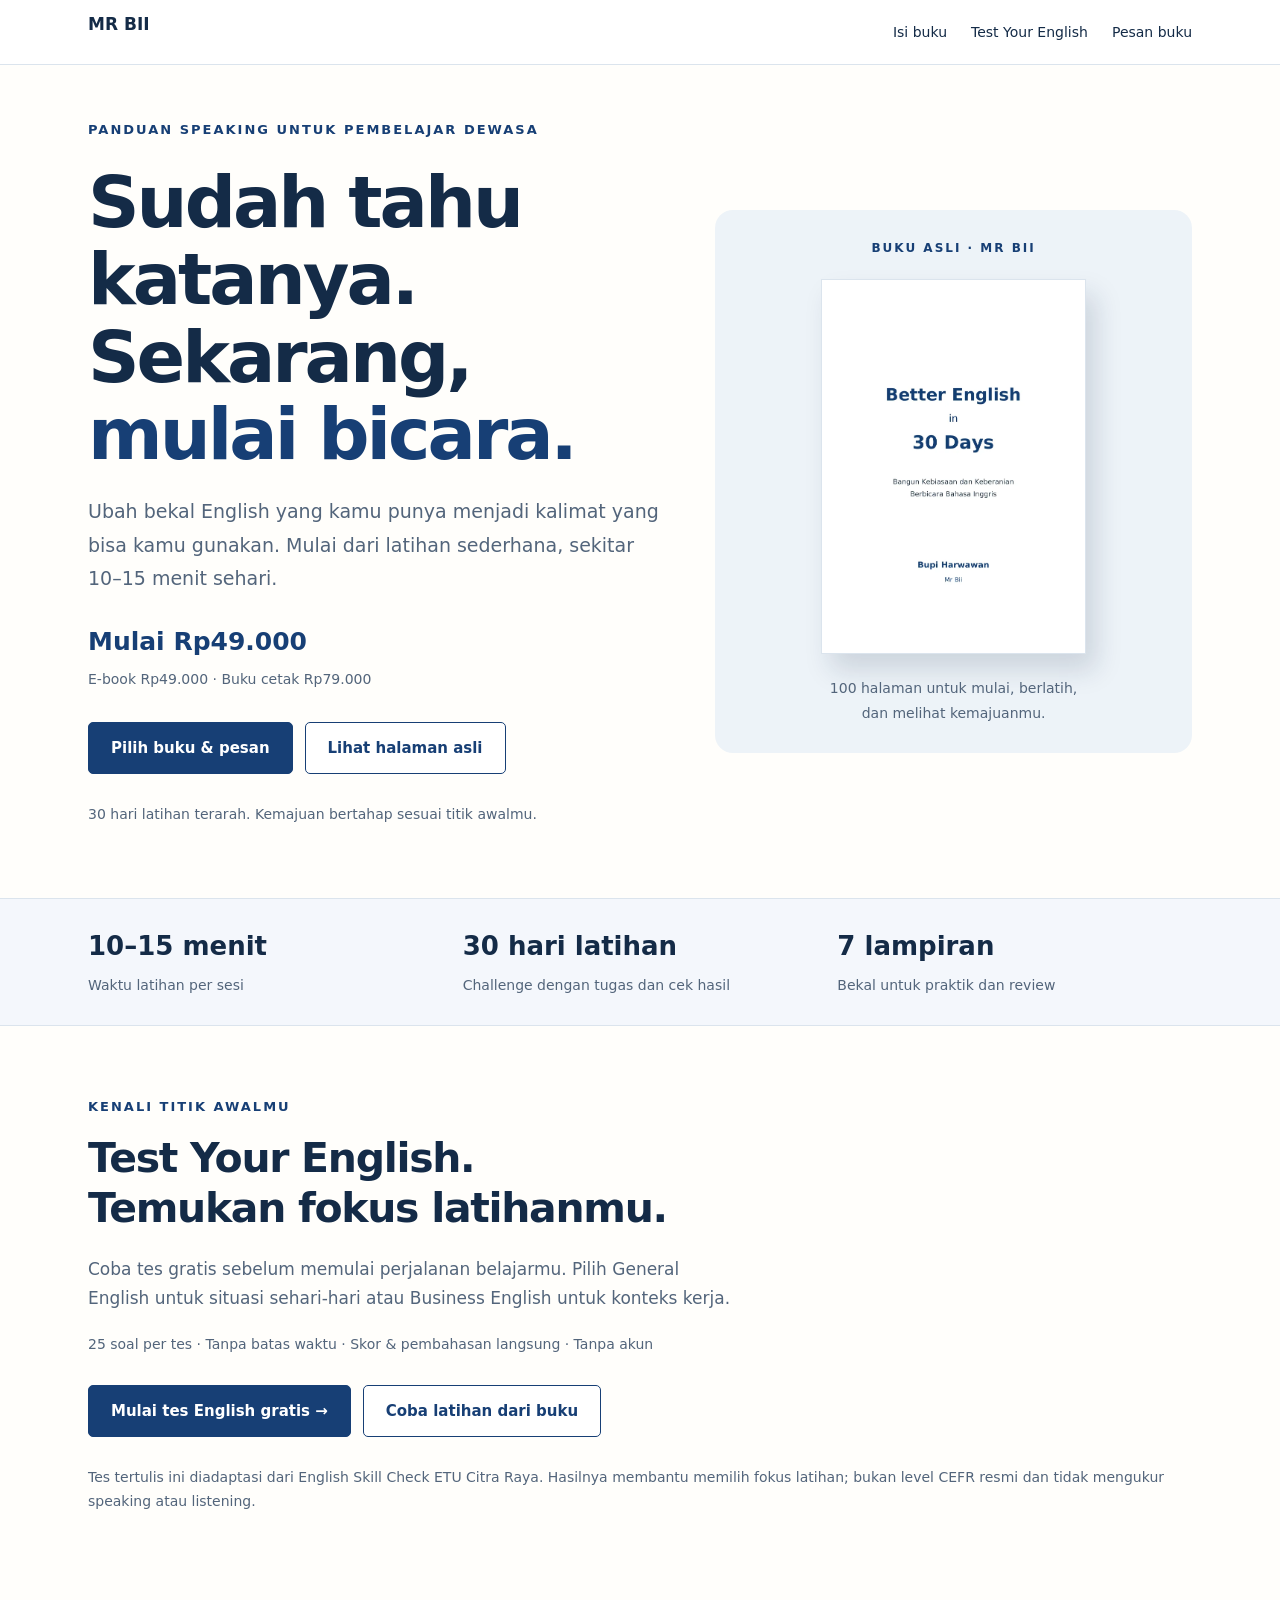
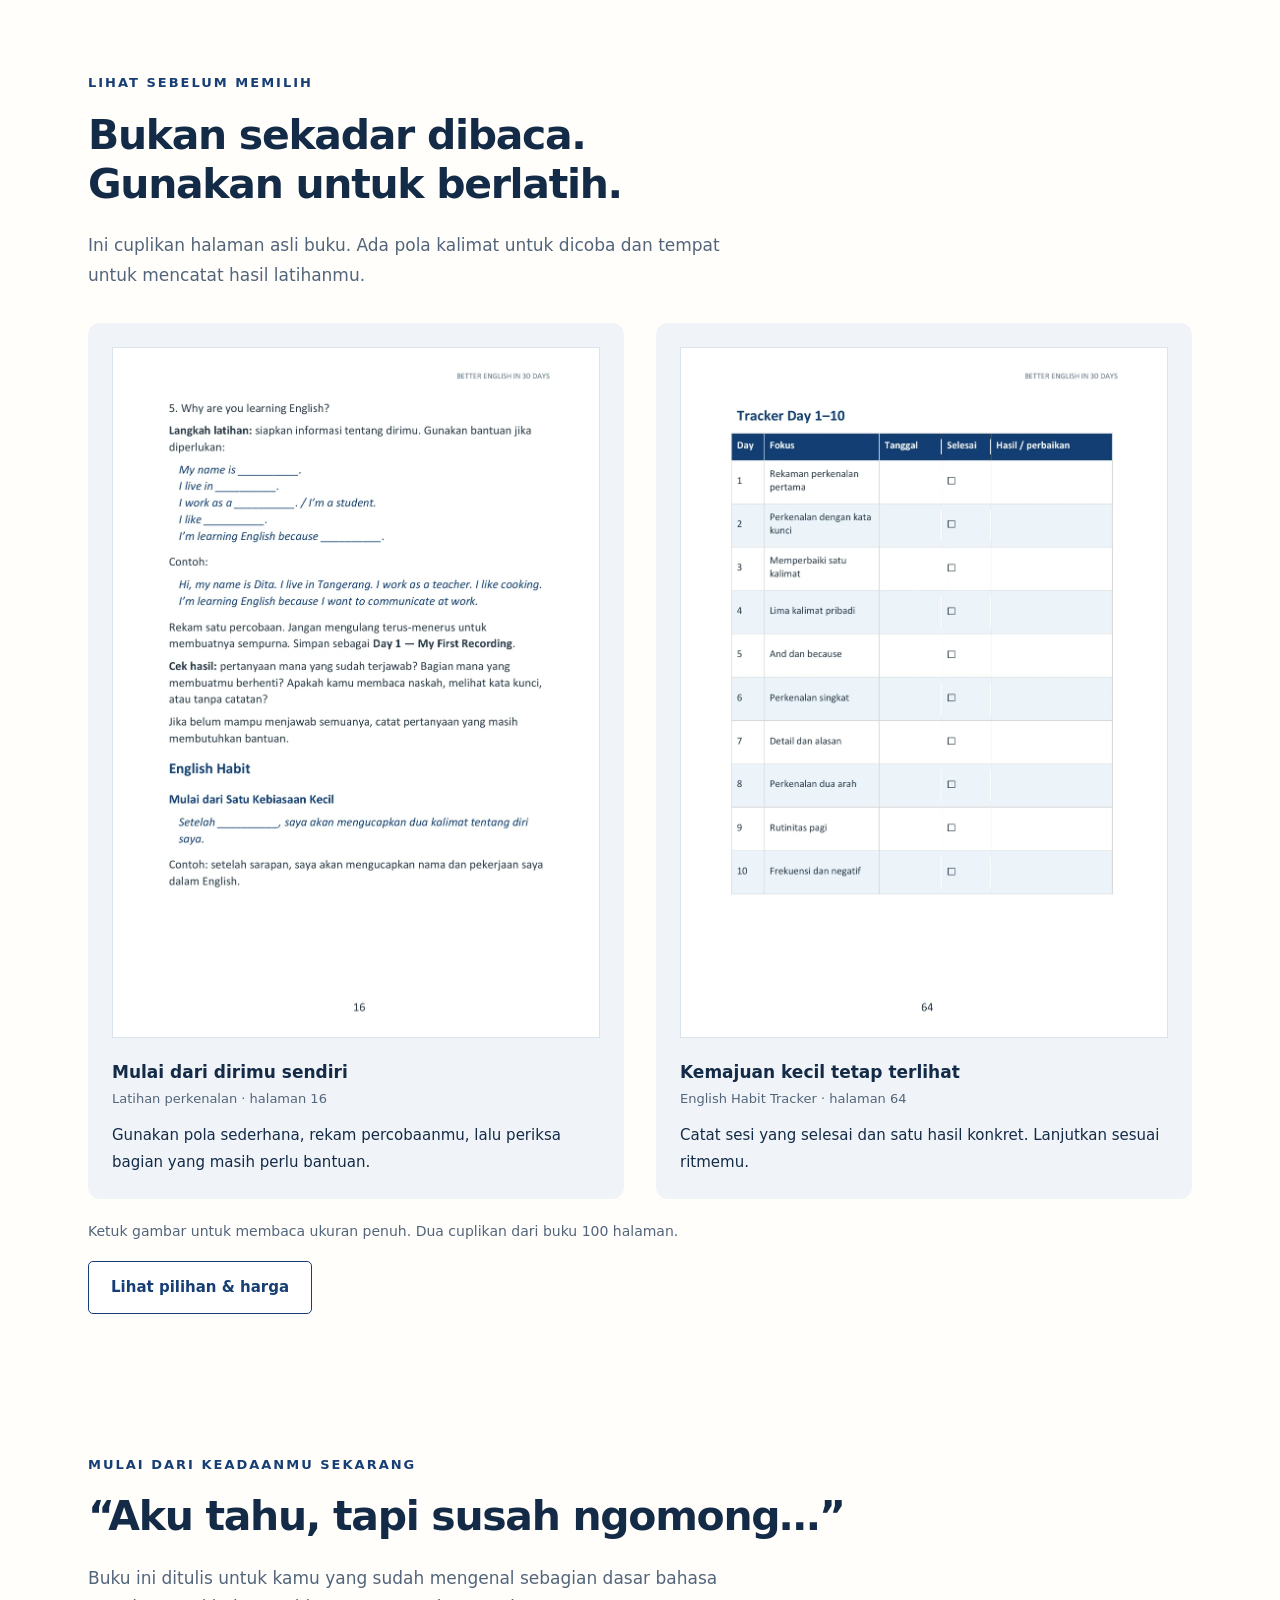
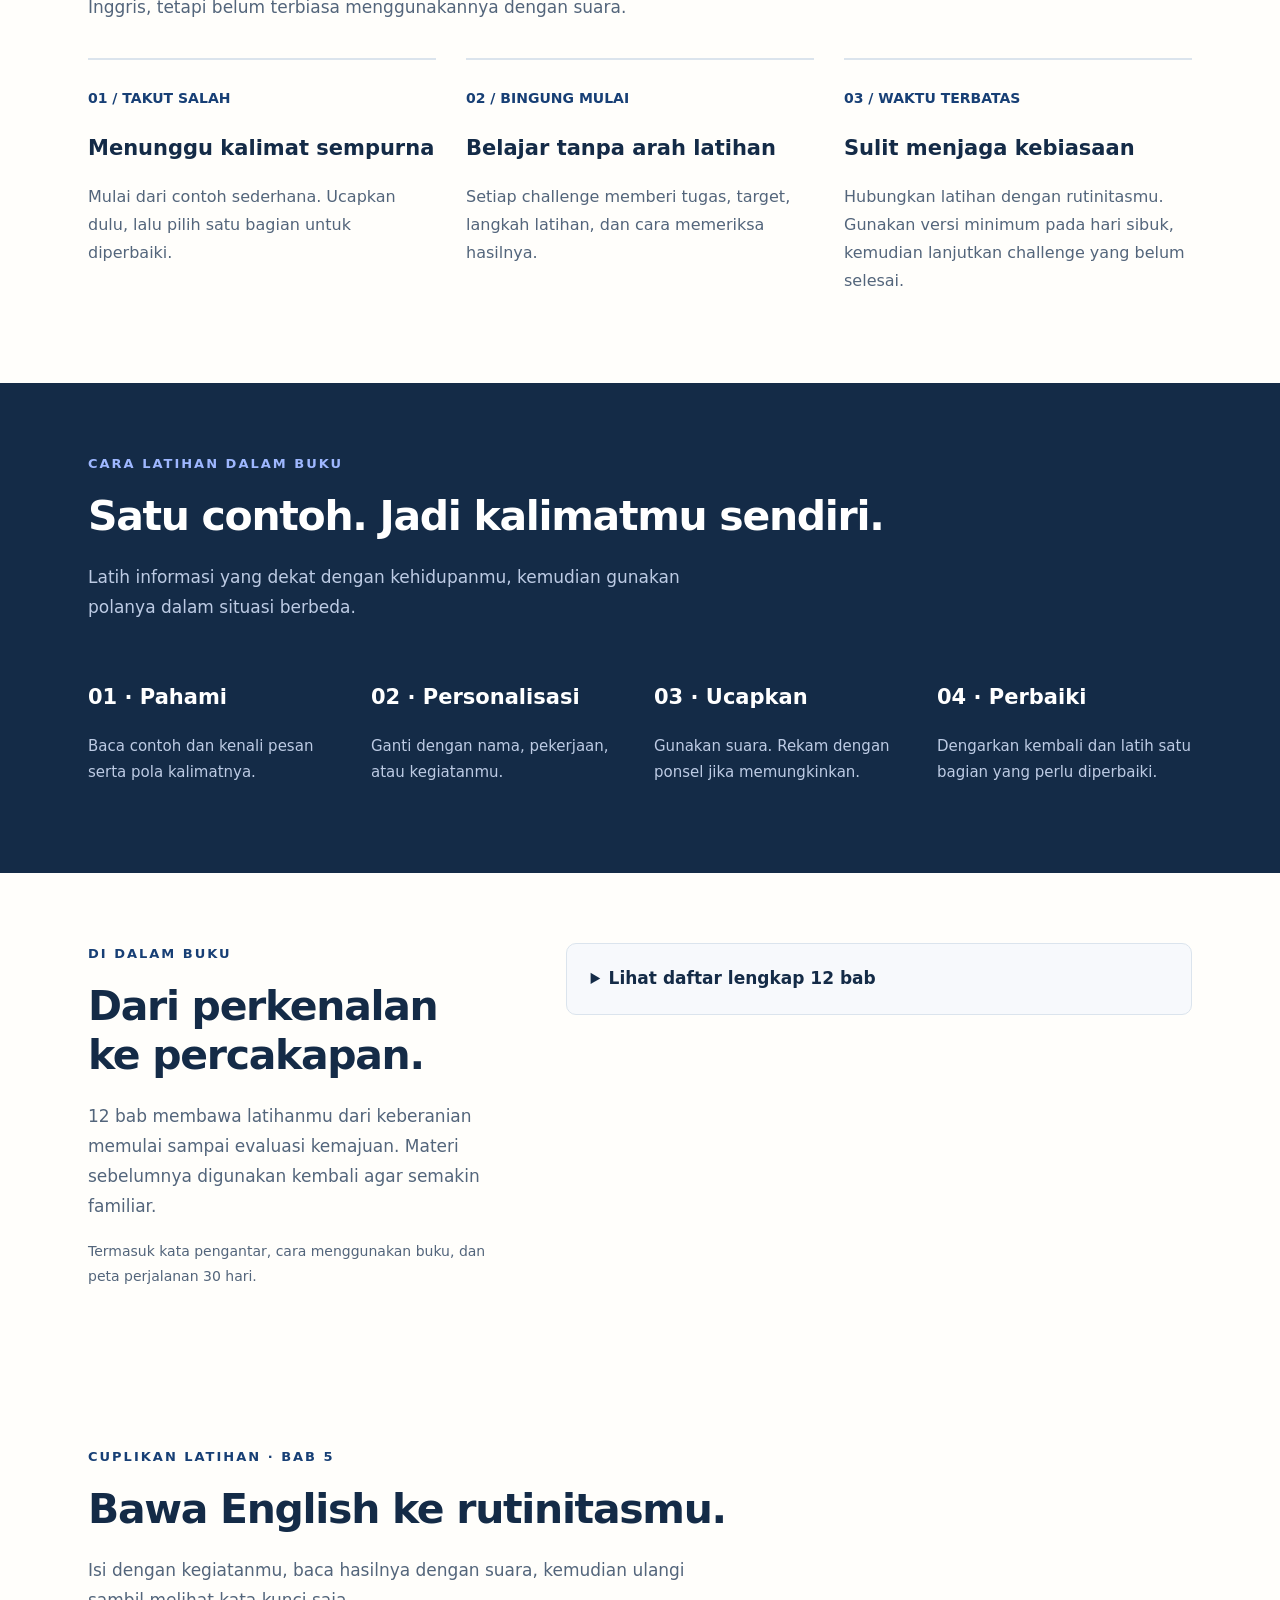
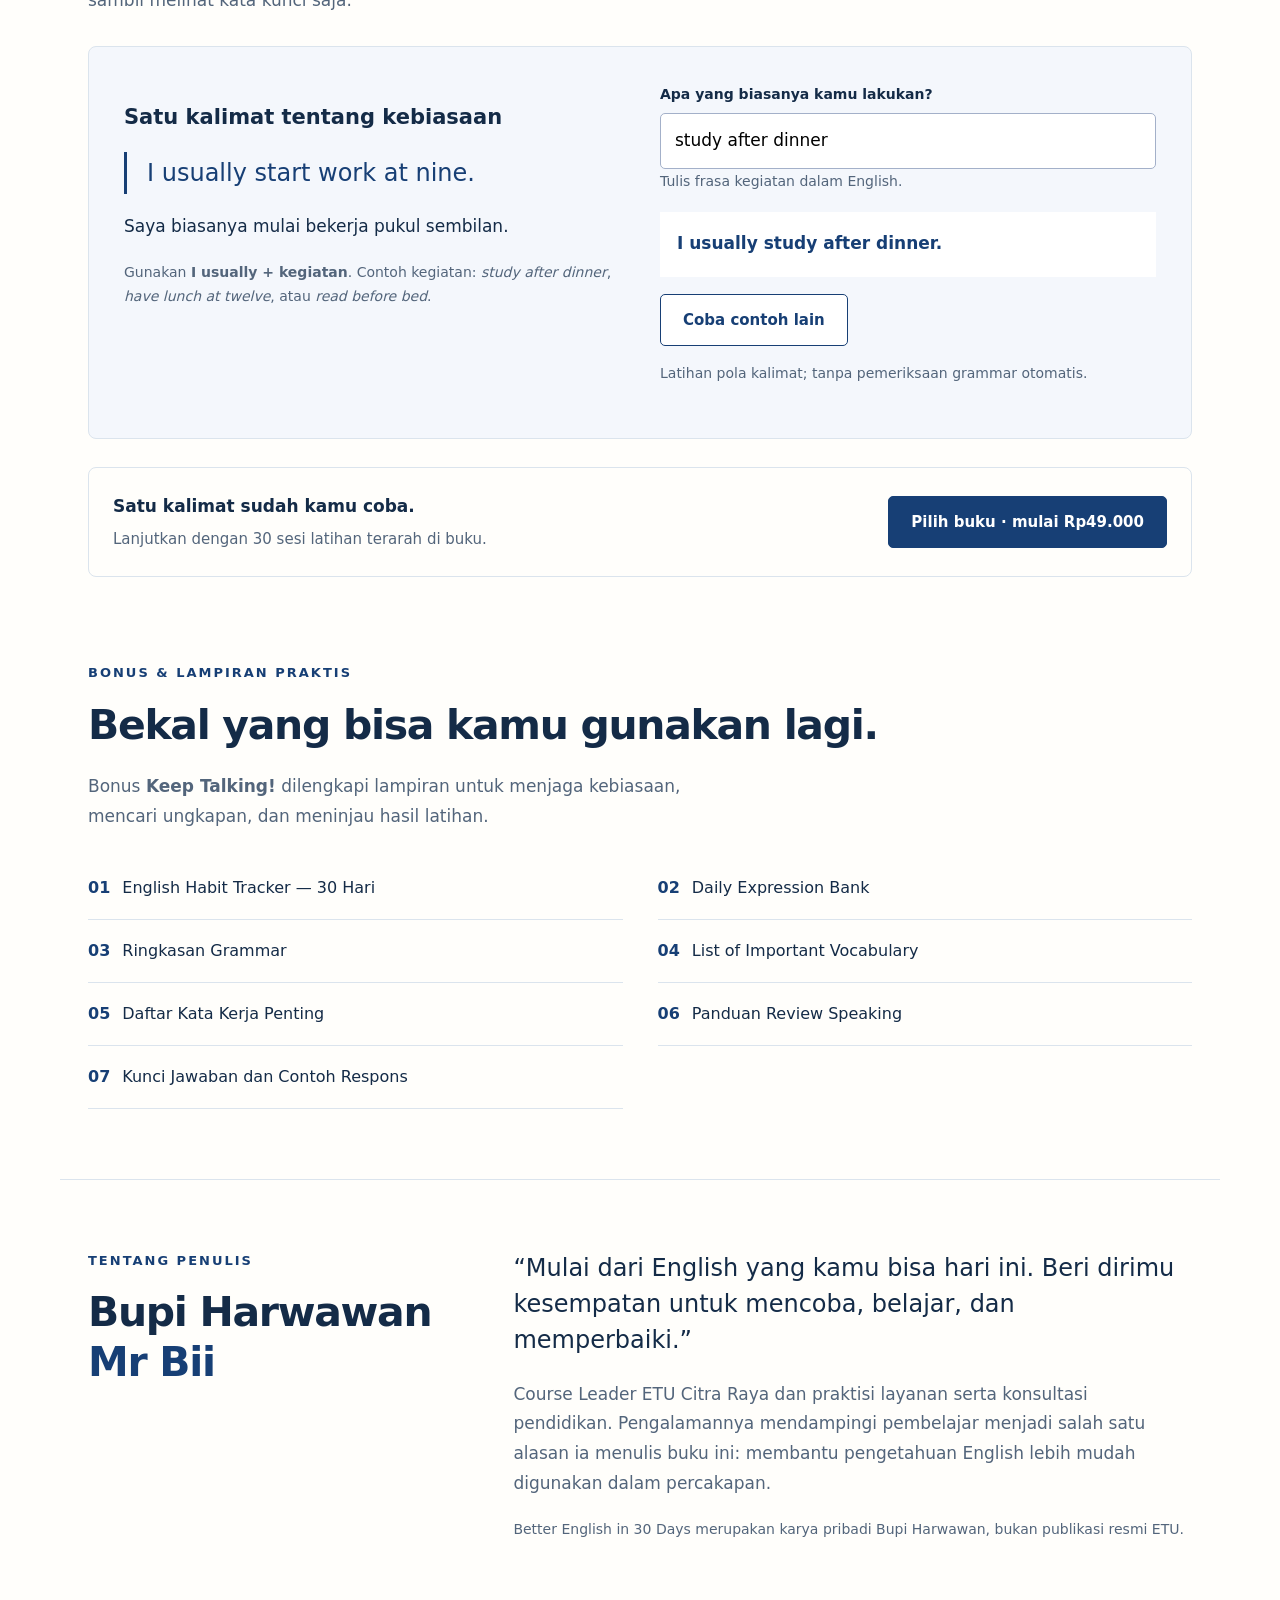
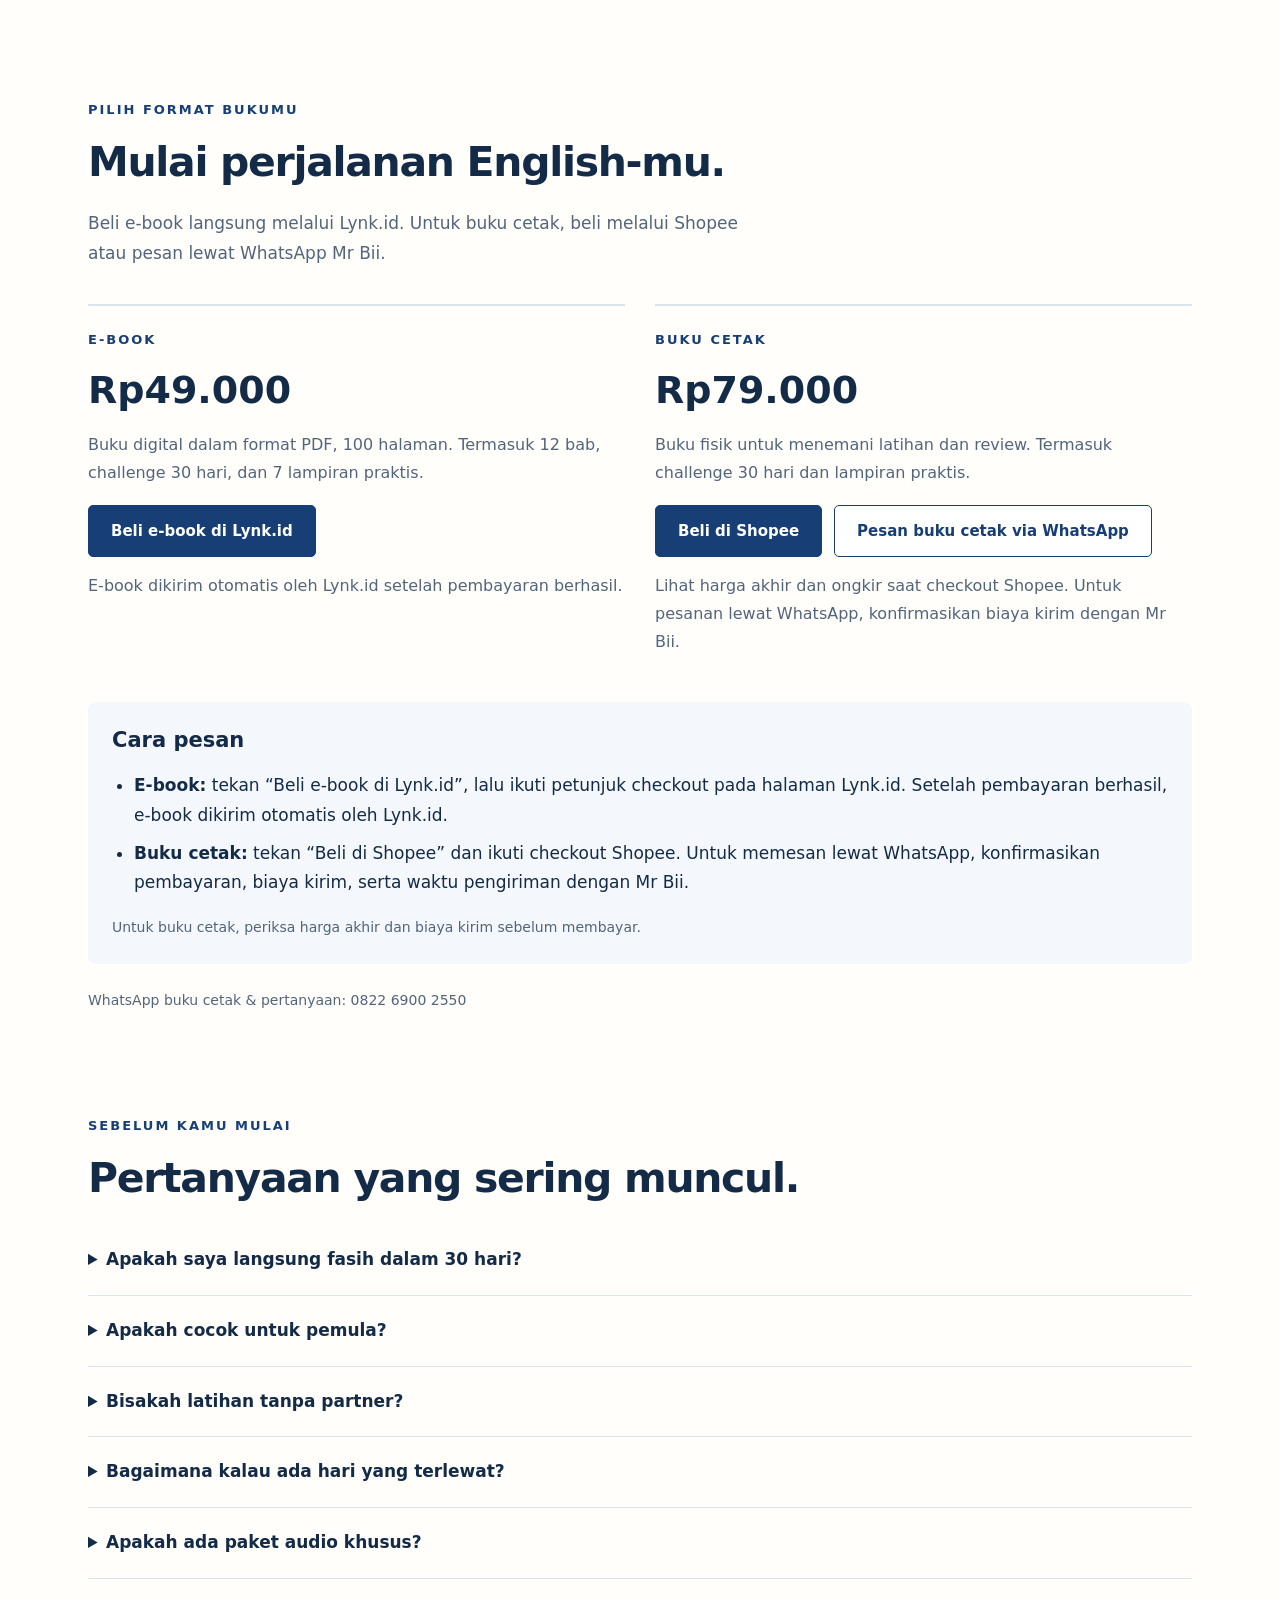
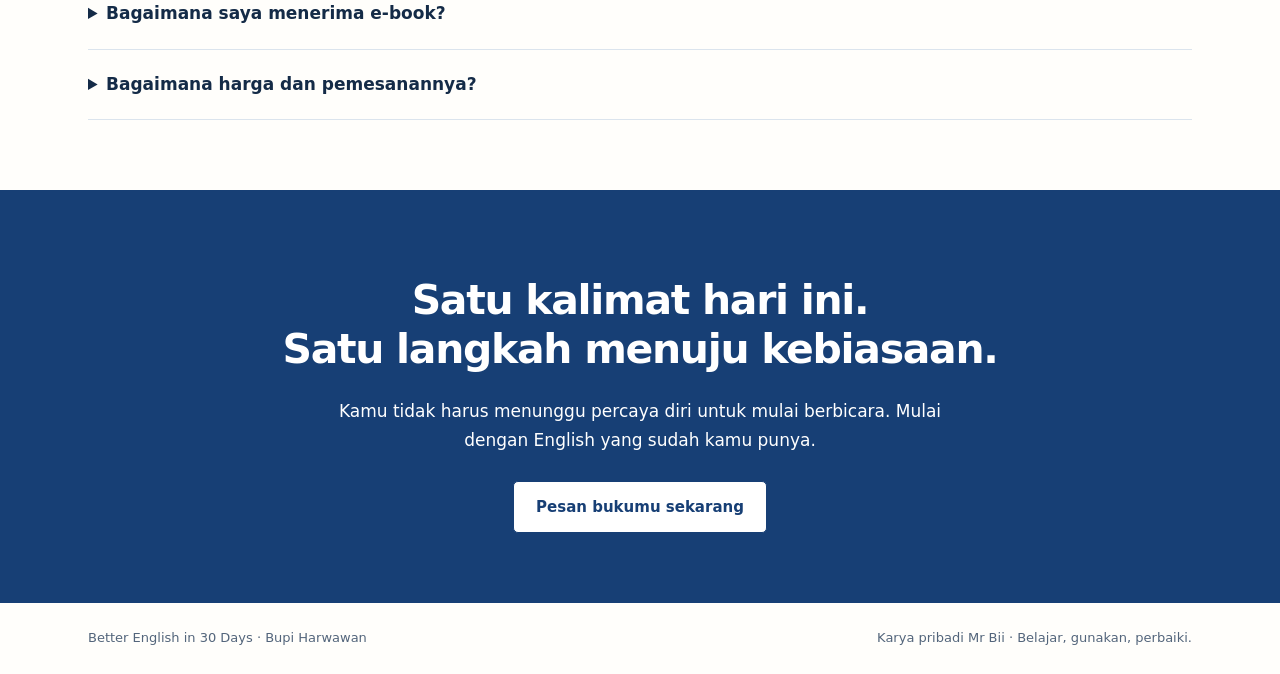
<file: index.html>
<!doctype html><html lang="id"><head><meta charset="utf-8"><meta name="viewport" content="width=device-width,initial-scale=1"><meta name="description" content="Better English in 30 Days oleh Mr Bii. Latihan speaking dewasa 10–15 menit sehari."><title>Better English in 30 Days — Mr Bii</title><style>
:root{--blue:#2853de;--ink:#14213a;--muted:#57657e;--line:#dce3ef}*{box-sizing:border-box}html{scroll-behavior:smooth;scroll-padding-top:90px}body{margin:0;font:17px/1.75 system-ui,sans-serif;color:var(--ink)}nav{position:sticky;top:0;background:#fffffff5;border-bottom:1px solid var(--line);z-index:2}.wrap,section{max-width:1160px;margin:auto;padding:70px 28px}.nav{padding:18px 28px;display:flex;justify-content:space-between;gap:20px}.brand{font-weight:800}.nav div{display:flex;gap:24px;font-size:14px}a{color:inherit;text-decoration:none}.hero{display:grid;grid-template-columns:1.2fr 1fr;gap:65px;align-items:center}.eyebrow{font-size:13px;text-transform:uppercase;letter-spacing:2px;font-weight:750;color:var(--blue)}h1{font-size:clamp(43px,5.6vw,75px);line-height:1.08;letter-spacing:-3px;margin:22px 0}h1 em{font-style:normal;color:var(--blue)}h2{font-size:clamp(30px,3.2vw,44px);line-height:1.2;letter-spacing:-1.3px;margin:16px 0 22px}h3{font-size:21px;line-height:1.35}p{margin:0 0 18px}.lead{font-size:19px;color:var(--muted)}.intro{max-width:650px;color:var(--muted)}.button{display:inline-block;padding:12px 22px;border-radius:5px;background:var(--blue);color:white;font-size:15px;font-weight:650;border:1px solid var(--blue);cursor:pointer}.secondary{background:white;color:var(--blue)}.actions{display:flex;gap:12px;flex-wrap:wrap;margin:28px 0}.note{font-size:14px;color:var(--muted)}.identity{padding:42px;background:var(--ink);color:white;border-radius:3px}.identity .eyebrow{color:#9eb7ff}.identity h2{font-size:50px;line-height:1.12;margin:38px 0}.identity span{color:#9eb7ff}.identity p{color:#bdcbe4}.identity footer{border-top:1px solid #ffffff35;padding-top:20px;margin-top:30px;font-size:14px}.strip{background:#f4f7fc;border-block:1px solid var(--line)}.stats{display:grid;grid-template-columns:repeat(3,1fr);gap:20px;padding-top:25px;padding-bottom:25px}.stats strong{display:block;font-size:26px}.stats span{font-size:14px;color:var(--muted)}.grid{display:grid;grid-template-columns:repeat(3,1fr);gap:30px;margin-top:35px}.card{border-top:2px solid var(--line);padding-top:23px}.card p{color:var(--muted);font-size:16px}.number{font-size:14px;color:var(--blue);font-weight:750}.dark{background:var(--ink);color:white}.dark .eyebrow{color:#9eb7ff}.dark p{color:#bdcbe4}.steps{display:grid;grid-template-columns:repeat(4,1fr);gap:28px;margin-top:40px}.steps p{font-size:15px}.journey{display:grid;grid-template-columns:.8fr 1.2fr;gap:60px}.chapter{display:grid;grid-template-columns:36px 1fr;gap:17px;padding:18px 0;border-bottom:1px solid var(--line);font-size:16px}.chapter span{color:var(--blue);font-size:14px}.sample{margin-top:30px;padding:35px;background:#f4f7fc;border:1px solid var(--line);border-radius:8px;display:grid;grid-template-columns:1fr 1fr;gap:40px}.expression{border-left:3px solid var(--blue);padding-left:20px;font-size:24px;color:var(--blue)}label{font-size:14px;font-weight:700;display:block;margin-bottom:7px}input{font:inherit;width:100%;padding:12px 14px;border:1px solid #a3b0c9;border-radius:5px}.output{margin:17px 0;padding:17px;background:white;min-height:65px;color:var(--blue);overflow-wrap:anywhere}button{font:inherit}.bonus{display:grid;grid-template-columns:1fr 1fr;gap:0 35px;margin-top:25px}.bonus div{border-bottom:1px solid var(--line);padding:17px 0;font-size:16px}.bonus b{color:var(--blue);margin-right:12px}.author{display:grid;grid-template-columns:.7fr 1.3fr;gap:60px;border-top:1px solid var(--line)}blockquote{margin:0 0 22px;font-size:24px;line-height:1.5}.author p{color:var(--muted)}details{padding:20px 0;border-bottom:1px solid var(--line)}summary{cursor:pointer;font-weight:650}details p{color:var(--muted);margin-top:15px}.closing{background:var(--blue);color:white;text-align:center}.closing p{max-width:650px;margin:0 auto 25px}.closing .button{color:var(--blue);background:white}.bottom{padding-top:24px;padding-bottom:24px;font-size:13px;color:var(--muted);display:flex;justify-content:space-between;gap:20px}:focus-visible{outline:3px solid #e99b1a;outline-offset:5px}@media(max-width:760px){section,.wrap{padding:50px 20px}.nav{padding:15px 20px}.nav div{gap:16px}.nav a:first-child{display:none}.hero,.journey,.sample,.author{grid-template-columns:1fr;gap:30px}h1{letter-spacing:-2px}.identity{padding:30px}.identity h2{font-size:43px}.grid{grid-template-columns:1fr;gap:15px}.steps{grid-template-columns:1fr 1fr}.stats{padding:23px 20px;gap:13px}.stats strong{font-size:20px}.stats span{font-size:13px}.sample{padding:23px}.bonus{grid-template-columns:1fr}.bottom{padding:24px 20px;flex-direction:column;gap:5px}}@media(prefers-reduced-motion:reduce){html{scroll-behavior:auto}}

/* Product previews and responsive purchase flow */
:root{--blue:#173f75;--ink:#142b47;--muted:#53657b;--line:#dbe4ed}body{background:#fffefb}.hero{gap:55px;padding-top:54px;padding-bottom:54px}.offer{margin-top:25px}.offer strong{display:block;color:var(--blue);font-size:25px}.offer span{font-size:14px;color:var(--muted)}.book-showcase{text-align:center;background:#edf3f8;padding:28px 35px;border-radius:18px}.book-label{font-size:12px;font-weight:750;letter-spacing:2px;color:var(--blue);margin-bottom:20px}.book-showcase img{display:block;width:min(100%,265px);height:auto;margin:auto;box-shadow:10px 16px 25px #142b4726;border:1px solid #dbe4ed}.book-showcase p{font-size:14px;color:var(--muted);margin:22px 0 0}.preview-grid{display:grid;grid-template-columns:1fr 1fr;gap:32px;margin:32px 0 20px}.preview-grid figure{margin:0;padding:24px;background:#f0f4f8;border-radius:12px;min-width:0}.preview-grid img{display:block;width:100%;height:auto;border:1px solid var(--line)}.preview-grid a{display:block}.preview-grid figcaption{padding-top:20px}.preview-grid strong,.preview-grid span{display:block}.preview-grid span{font-size:13px;color:var(--muted)}.preview-grid p{font-size:15px;margin:12px 0 0}.chapter-list{align-self:start;border:1px solid var(--line);padding:20px 24px;border-radius:10px;background:#f7f9fc}.sample-cta{display:flex;align-items:center;justify-content:space-between;gap:24px;margin-top:28px;padding:24px;border:1px solid var(--line);border-radius:8px}.sample-cta p{font-size:15px;color:var(--muted);margin:4px 0 0}.sample-cta .button{flex-shrink:0}.order-guide{margin-top:28px;padding:24px;background:#f4f7fc;border-radius:8px}.order-guide h3{margin:0 0 12px}.order-guide ol,.order-guide ul{padding-left:22px}.order-guide li{margin-bottom:8px}.order-guide p{margin-bottom:0}.mobile-buy{display:none}.button{min-height:48px;text-align:center}.nav a{display:inline-flex;align-items:center;min-height:44px}.nav{padding-top:10px;padding-bottom:10px}img{max-width:100%}
@media(max-width:900px){.hero,.journey,.sample,.author{grid-template-columns:1fr;gap:30px}.hero h1{font-size:clamp(38px,7vw,64px);letter-spacing:-1.8px}.book-showcase{max-width:460px;width:100%;justify-self:center}.steps{grid-template-columns:1fr 1fr}.sample-cta{align-items:start;flex-direction:column}}
@media(max-width:600px){.nav{gap:10px}.nav div{gap:10px;font-size:12px}.brand{font-size:14px}section,.wrap{padding:42px 20px}.nav{padding:8px 20px}.hero{padding-top:32px}.hero h1{font-size:clamp(34px,9vw,48px)}.lead{font-size:17px}.preview-grid{grid-template-columns:1fr;gap:20px}.preview-grid figure{padding:18px}.actions{display:grid;grid-template-columns:1fr}.stats{grid-template-columns:1fr;padding:22px 20px;gap:14px}.stats>div{display:flex;align-items:baseline;justify-content:space-between;gap:16px}.stats strong{font-size:18px;flex-shrink:0}.stats span{text-align:right}.steps{grid-template-columns:1fr;gap:8px}.book-showcase{padding:24px}.sample{padding:20px;gap:20px}.chapter-list{padding:18px}.sample-cta .button{width:100%}.bottom{padding-bottom:110px}.mobile-buy{display:flex;position:fixed;bottom:0;left:0;right:0;z-index:3;align-items:center;justify-content:space-between;gap:12px;padding:12px 20px calc(12px + env(safe-area-inset-bottom));background:#fffffff5;border-top:1px solid var(--line);box-shadow:0 -4px 18px #142b470a}.mobile-buy strong,.mobile-buy span{display:block}.mobile-buy strong{font-size:16px}.mobile-buy span{font-size:12px;color:var(--muted)}.mobile-buy .button{padding:10px 18px}html{scroll-padding-bottom:100px}}
.purchase-actions{display:flex;flex-wrap:wrap;gap:12px}.purchase-actions .button{max-width:100%}
</style></head><body><nav><div class="wrap nav"><span class="brand">MR BII</span><div><a href="#isi">Isi buku</a><a href="english-test/">Test Your English</a><a href="#pesan">Pesan buku</a></div></div></nav><main>
<section class="hero"><div><div class="eyebrow">Panduan speaking untuk pembelajar dewasa</div><h1>Sudah tahu katanya.<br>Sekarang, <em>mulai bicara.</em></h1><p class="lead">Ubah bekal English yang kamu punya menjadi kalimat yang bisa kamu gunakan. Mulai dari latihan sederhana, sekitar 10–15 menit sehari.</p><p class="offer"><strong>Mulai Rp49.000</strong><span>E-book Rp49.000 · Buku cetak Rp79.000</span></p><div class="actions"><a class="button" href="#pesan">Pilih buku & pesan</a><a class="button secondary" href="#preview">Lihat halaman asli</a></div><p class="note">30 hari latihan terarah. Kemajuan bertahap sesuai titik awalmu.</p></div><aside class="book-showcase"><div class="book-label">BUKU ASLI · MR BII</div><img src="cover.webp" width="705" height="1000" fetchpriority="high" alt="Sampul Better English in 30 Days oleh Bupi Harwawan, Mr Bii"><p>100 halaman untuk mulai, berlatih,<br>dan melihat kemajuanmu.</p></aside></section>
<div class="strip"><div class="wrap stats"><div><strong>10–15 menit</strong><span>Waktu latihan per sesi</span></div><div><strong>30 hari latihan</strong><span>Challenge dengan tugas dan cek hasil</span></div><div><strong>7 lampiran</strong><span>Bekal untuk praktik dan review</span></div></div></div>
<section id="english-check"><div class="eyebrow">Kenali titik awalmu</div><h2>Test Your English.<br>Temukan fokus latihanmu.</h2><p class="intro">Coba tes gratis sebelum memulai perjalanan belajarmu. Pilih General English untuk situasi sehari-hari atau Business English untuk konteks kerja.</p><p class="note">25 soal per tes · Tanpa batas waktu · Skor & pembahasan langsung · Tanpa akun</p><div class="actions"><a class="button" href="english-test/">Mulai tes English gratis →</a><a class="button secondary" href="#sample">Coba latihan dari buku</a></div><p class="note">Tes tertulis ini diadaptasi dari English Skill Check ETU Citra Raya. Hasilnya membantu memilih fokus latihan; bukan level CEFR resmi dan tidak mengukur speaking atau listening.</p></section><section id="preview"><div class="eyebrow">Lihat sebelum memilih</div><h2>Bukan sekadar dibaca.<br>Gunakan untuk berlatih.</h2><p class="intro">Ini cuplikan halaman asli buku. Ada pola kalimat untuk dicoba dan tempat untuk mencatat hasil latihanmu.</p><div class="preview-grid"><figure><a href="latihan-perkenalan.webp" target="_blank" rel="noopener" aria-label="Buka cuplikan latihan perkenalan dalam ukuran penuh"><img src="latihan-perkenalan.webp" width="987" height="1400" loading="lazy" decoding="async" alt="Halaman 16: pola perkenalan diri, contoh respons, dan English Habit"></a><figcaption><strong>Mulai dari dirimu sendiri</strong><span>Latihan perkenalan · halaman 16</span><p>Gunakan pola sederhana, rekam percobaanmu, lalu periksa bagian yang masih perlu bantuan.</p></figcaption></figure><figure><a href="habit-tracker.webp" target="_blank" rel="noopener" aria-label="Buka cuplikan habit tracker dalam ukuran penuh"><img src="habit-tracker.webp" width="987" height="1400" loading="lazy" decoding="async" alt="Halaman 64: tabel tracker Day 1 sampai 10 dengan fokus latihan, tanggal, dan hasil"></a><figcaption><strong>Kemajuan kecil tetap terlihat</strong><span>English Habit Tracker · halaman 64</span><p>Catat sesi yang selesai dan satu hasil konkret. Lanjutkan sesuai ritmemu.</p></figcaption></figure></div><p class="note">Ketuk gambar untuk membaca ukuran penuh. Dua cuplikan dari buku 100 halaman.</p><a class="button secondary" href="#pesan">Lihat pilihan & harga</a></section><section><div class="eyebrow">Mulai dari keadaanmu sekarang</div><h2>“Aku tahu, tapi susah ngomong…”</h2><p class="intro">Buku ini ditulis untuk kamu yang sudah mengenal sebagian dasar bahasa Inggris, tetapi belum terbiasa menggunakannya dengan suara.</p><div class="grid"><article class="card"><span class="number">01 / TAKUT SALAH</span><h3>Menunggu kalimat sempurna</h3><p>Mulai dari contoh sederhana. Ucapkan dulu, lalu pilih satu bagian untuk diperbaiki.</p></article><article class="card"><span class="number">02 / BINGUNG MULAI</span><h3>Belajar tanpa arah latihan</h3><p>Setiap challenge memberi tugas, target, langkah latihan, dan cara memeriksa hasilnya.</p></article><article class="card"><span class="number">03 / WAKTU TERBATAS</span><h3>Sulit menjaga kebiasaan</h3><p>Hubungkan latihan dengan rutinitasmu. Gunakan versi minimum pada hari sibuk, kemudian lanjutkan challenge yang belum selesai.</p></article></div></section>
<div class="dark"><section><div class="eyebrow">Cara latihan dalam buku</div><h2>Satu contoh. Jadi kalimatmu sendiri.</h2><p class="intro">Latih informasi yang dekat dengan kehidupanmu, kemudian gunakan polanya dalam situasi berbeda.</p><div class="steps"><article><h3>01 · Pahami</h3><p>Baca contoh dan kenali pesan serta pola kalimatnya.</p></article><article><h3>02 · Personalisasi</h3><p>Ganti dengan nama, pekerjaan, atau kegiatanmu.</p></article><article><h3>03 · Ucapkan</h3><p>Gunakan suara. Rekam dengan ponsel jika memungkinkan.</p></article><article><h3>04 · Perbaiki</h3><p>Dengarkan kembali dan latih satu bagian yang perlu diperbaiki.</p></article></div></section></div>
<section id="isi" class="journey"><div><div class="eyebrow">Di dalam buku</div><h2>Dari perkenalan<br>ke percakapan.</h2><p class="intro">12 bab membawa latihanmu dari keberanian memulai sampai evaluasi kemajuan. Materi sebelumnya digunakan kembali agar semakin familiar.</p><p class="note">Termasuk kata pengantar, cara menggunakan buku, dan peta perjalanan 30 hari.</p></div><details class="chapter-list"><summary>Lihat daftar lengkap 12 bab</summary><div id="chapters"></div></details></section>
<section id="sample"><div class="eyebrow">Cuplikan latihan · Bab 5</div><h2>Bawa English ke rutinitasmu.</h2><p class="intro">Isi dengan kegiatanmu, baca hasilnya dengan suara, kemudian ulangi sambil melihat kata kunci saja.</p><div class="sample"><div><h3>Satu kalimat tentang kebiasaan</h3><p class="expression">I usually start work at nine.</p><p>Saya biasanya mulai bekerja pukul sembilan.</p><p class="note">Gunakan <b>I usually + kegiatan</b>. Contoh kegiatan: <i>study after dinner</i>, <i>have lunch at twelve</i>, atau <i>read before bed</i>.</p></div><div><label for="activity">Apa yang biasanya kamu lakukan?</label><input id="activity" value="study after dinner" maxlength="160" autocomplete="off" aria-describedby="tip"><p class="note" id="tip">Tulis frasa kegiatan dalam English.</p><div class="output" aria-live="polite"><strong id="sentence">I usually study after dinner.</strong></div><button class="button secondary" id="example" type="button">Coba contoh lain</button><p class="note" style="margin-top:15px">Latihan pola kalimat; tanpa pemeriksaan grammar otomatis.</p></div></div><div class="sample-cta"><div><strong>Satu kalimat sudah kamu coba.</strong><p>Lanjutkan dengan 30 sesi latihan terarah di buku.</p></div><a class="button" href="#pesan">Pilih buku · mulai Rp49.000</a></div></section>
<section style="padding-top:15px"><div class="eyebrow">Bonus & lampiran praktis</div><h2>Bekal yang bisa kamu gunakan lagi.</h2><p class="intro">Bonus <b>Keep Talking!</b> dilengkapi lampiran untuk menjaga kebiasaan, mencari ungkapan, dan meninjau hasil latihan.</p><div class="bonus"><div><b>01</b>English Habit Tracker — 30 Hari</div><div><b>02</b>Daily Expression Bank</div><div><b>03</b>Ringkasan Grammar</div><div><b>04</b>List of Important Vocabulary</div><div><b>05</b>Daftar Kata Kerja Penting</div><div><b>06</b>Panduan Review Speaking</div><div><b>07</b>Kunci Jawaban dan Contoh Respons</div></div></section>
<section class="author"><div><div class="eyebrow">Tentang penulis</div><h2>Bupi Harwawan<br><span style="color:var(--blue)">Mr Bii</span></h2></div><div><blockquote>“Mulai dari English yang kamu bisa hari ini. Beri dirimu kesempatan untuk mencoba, belajar, dan memperbaiki.”</blockquote><p>Course Leader ETU Citra Raya dan praktisi layanan serta konsultasi pendidikan. Pengalamannya mendampingi pembelajar menjadi salah satu alasan ia menulis buku ini: membantu pengetahuan English lebih mudah digunakan dalam percakapan.</p><p class="note">Better English in 30 Days merupakan karya pribadi Bupi Harwawan, bukan publikasi resmi ETU.</p></div></section>
<section id="pesan"><div class="eyebrow">Pilih format bukumu</div><h2>Mulai perjalanan English-mu.</h2><p class="intro">Beli e-book langsung melalui Lynk.id. Untuk buku cetak, beli melalui Shopee atau pesan lewat WhatsApp Mr Bii.</p><div class="grid" style="grid-template-columns:repeat(auto-fit,minmax(240px,1fr))"><article class="card"><div class="eyebrow">E-book</div><h3 style="font-size:38px;margin:14px 0">Rp49.000</h3><p>Buku digital dalam format PDF, 100 halaman. Termasuk 12 bab, challenge 30 hari, dan 7 lampiran praktis.</p><a class="button" href="https://lynk.id/dangwongofficialstore/6ro6jrgzowqv/checkout" target="_blank" rel="noopener noreferrer">Beli e-book di Lynk.id</a><p class="note" style="margin-top:15px">E-book dikirim otomatis oleh Lynk.id setelah pembayaran berhasil.</p></article><article class="card"><div class="eyebrow">Buku cetak</div><h3 style="font-size:38px;margin:14px 0">Rp79.000</h3><p>Buku fisik untuk menemani latihan dan review. Termasuk challenge 30 hari dan lampiran praktis.</p><div class="purchase-actions"><a class="button" href="https://s.shopee.co.id/1VznfAzcPA" target="_blank" rel="noopener noreferrer">Beli di Shopee</a><a class="button secondary" href="https://wa.me/6282269002550?text=Halo%20Mr%20Bii%2C%20saya%20ingin%20memesan%20buku%20cetak%20Better%20English%20in%2030%20Days%20seharga%20Rp79.000.%20Mohon%20informasi%20pembayaran%20dan%20pengiriman." target="_blank" rel="noopener noreferrer">Pesan buku cetak via WhatsApp</a></div><p class="note" style="margin-top:15px">Lihat harga akhir dan ongkir saat checkout Shopee. Untuk pesanan lewat WhatsApp, konfirmasikan biaya kirim dengan Mr Bii.</p></article></div><div class="order-guide"><h3>Cara pesan</h3><ul><li><strong>E-book:</strong> tekan “Beli e-book di Lynk.id”, lalu ikuti petunjuk checkout pada halaman Lynk.id. Setelah pembayaran berhasil, e-book dikirim otomatis oleh Lynk.id.</li><li><strong>Buku cetak:</strong> tekan “Beli di Shopee” dan ikuti checkout Shopee. Untuk memesan lewat WhatsApp, konfirmasikan pembayaran, biaya kirim, serta waktu pengiriman dengan Mr Bii.</li></ul><p class="note">Untuk buku cetak, periksa harga akhir dan biaya kirim sebelum membayar.</p></div><p class="note" style="margin-top:24px">WhatsApp buku cetak & pertanyaan: 0822 6900 2550</p></section><section id="faq" style="padding-top:15px"><div class="eyebrow">Sebelum kamu mulai</div><h2>Pertanyaan yang sering muncul.</h2><details><summary>Apakah saya langsung fasih dalam 30 hari?</summary><p>30 hari adalah urutan latihan, bukan jaminan kefasihan. Buku ini membantu membangun kebiasaan berbicara dan melihat perkembangan dari rekaman, kejelasan pesan, pola kalimat, serta bantuan yang digunakan.</p></details><details><summary>Apakah cocok untuk pemula?</summary><p>Ditujukan untuk pembelajar dewasa yang sudah mengenal sebagian dasar English. Pemula tanpa dasar sama sekali mungkin membutuhkan bantuan tambahan.</p></details><details><summary>Bisakah latihan tanpa partner?</summary><p>Bisa. Challenge dapat dilakukan secara mandiri melalui rekaman suara dan role-play. Partner membantu latihan dua arah jika tersedia.</p></details><details><summary>Bagaimana kalau ada hari yang terlewat?</summary><p>Lanjutkan dari Day terakhir yang belum selesai. Kamu tidak wajib menyelesaikan seluruh latihan dalam 30 hari kalender berturut-turut.</p></details><details><summary>Apakah ada paket audio khusus?</summary><p>Edisi ini tidak menyertakan paket audio khusus dari penulis. Siapkan perekam suara di ponsel dan kamus yang menyediakan model pengucapan.</p></details><details><summary>Bagaimana saya menerima e-book?</summary><p>Setelah pembayaran berhasil, e-book dikirim otomatis oleh Lynk.id. Ikuti petunjuk yang diberikan oleh Lynk.id untuk mengakses file PDF.</p></details><details><summary>Bagaimana harga dan pemesanannya?</summary><p>E-book tersedia seharga Rp49.000 dan buku cetak Rp79.000. Untuk e-book, tekan “Beli e-book di Lynk.id” dan lanjutkan checkout. Untuk buku cetak, tekan “Beli di Shopee” untuk melihat harga akhir dan ongkir saat checkout, atau hubungi WhatsApp 0822 6900 2550 untuk pemesanan langsung.</p></details></section>
<div class="closing"><section><h2>Satu kalimat hari ini.<br>Satu langkah menuju kebiasaan.</h2><p>Kamu tidak harus menunggu percaya diri untuk mulai berbicara. Mulai dengan English yang sudah kamu punya.</p><a class="button" href="#pesan">Pesan bukumu sekarang</a></section></div></main><footer class="wrap bottom"><span>Better English in 30 Days · Bupi Harwawan</span><span>Karya pribadi Mr Bii · Belajar, gunakan, perbaiki.</span></footer><div class="mobile-buy"><div><strong>Mulai Rp49.000</strong><span>E-book & buku cetak</span></div><a class="button" href="#pesan">Pilih buku</a></div>
<script>const chapters=['Kenapa English-mu Belum Keluar Saat Ngomong?','Bangun Keberanian dan English Habit-mu','Susun Kalimat Pertamamu','Ceritakan Dirimu dengan Percaya Diri','Bawa English ke Rutinitasmu','Lihat Sekitar, Mulai Bercerita','Bertanya, Menjawab, dan Meminta Penjelasan','Gunakan English dalam Situasi Nyata','Ceritakan Apa yang Sudah Terjadi','Bicarakan Rencana dan Keinginanmu','Bikin Percakapan Lebih Hidup','Lihat Kemajuanmu dan Teruskan Perjalananmu'];chapters.forEach((name,i)=>{const row=document.createElement('div');row.className='chapter';const n=document.createElement('span');n.textContent=String(i+1).padStart(2,'0');const t=document.createElement('strong');t.textContent=name;row.append(n,t);document.getElementById('chapters').append(row)});const activity=document.getElementById('activity'),sentence=document.getElementById('sentence');function update(){const v=activity.value.trim().replace(/[.!?]+$/,'');sentence.textContent=v?'I usually '+v+'.':'Isi satu kegiatan untuk membuat kalimatmu.'}activity.addEventListener('input',update);const examples=['study after dinner','have lunch at twelve','read before bed','start work at nine'];let i=0;document.getElementById('example').addEventListener('click',()=>{i=(i+1)%examples.length;activity.value=examples[i];update()});</script></body></html>
</file>
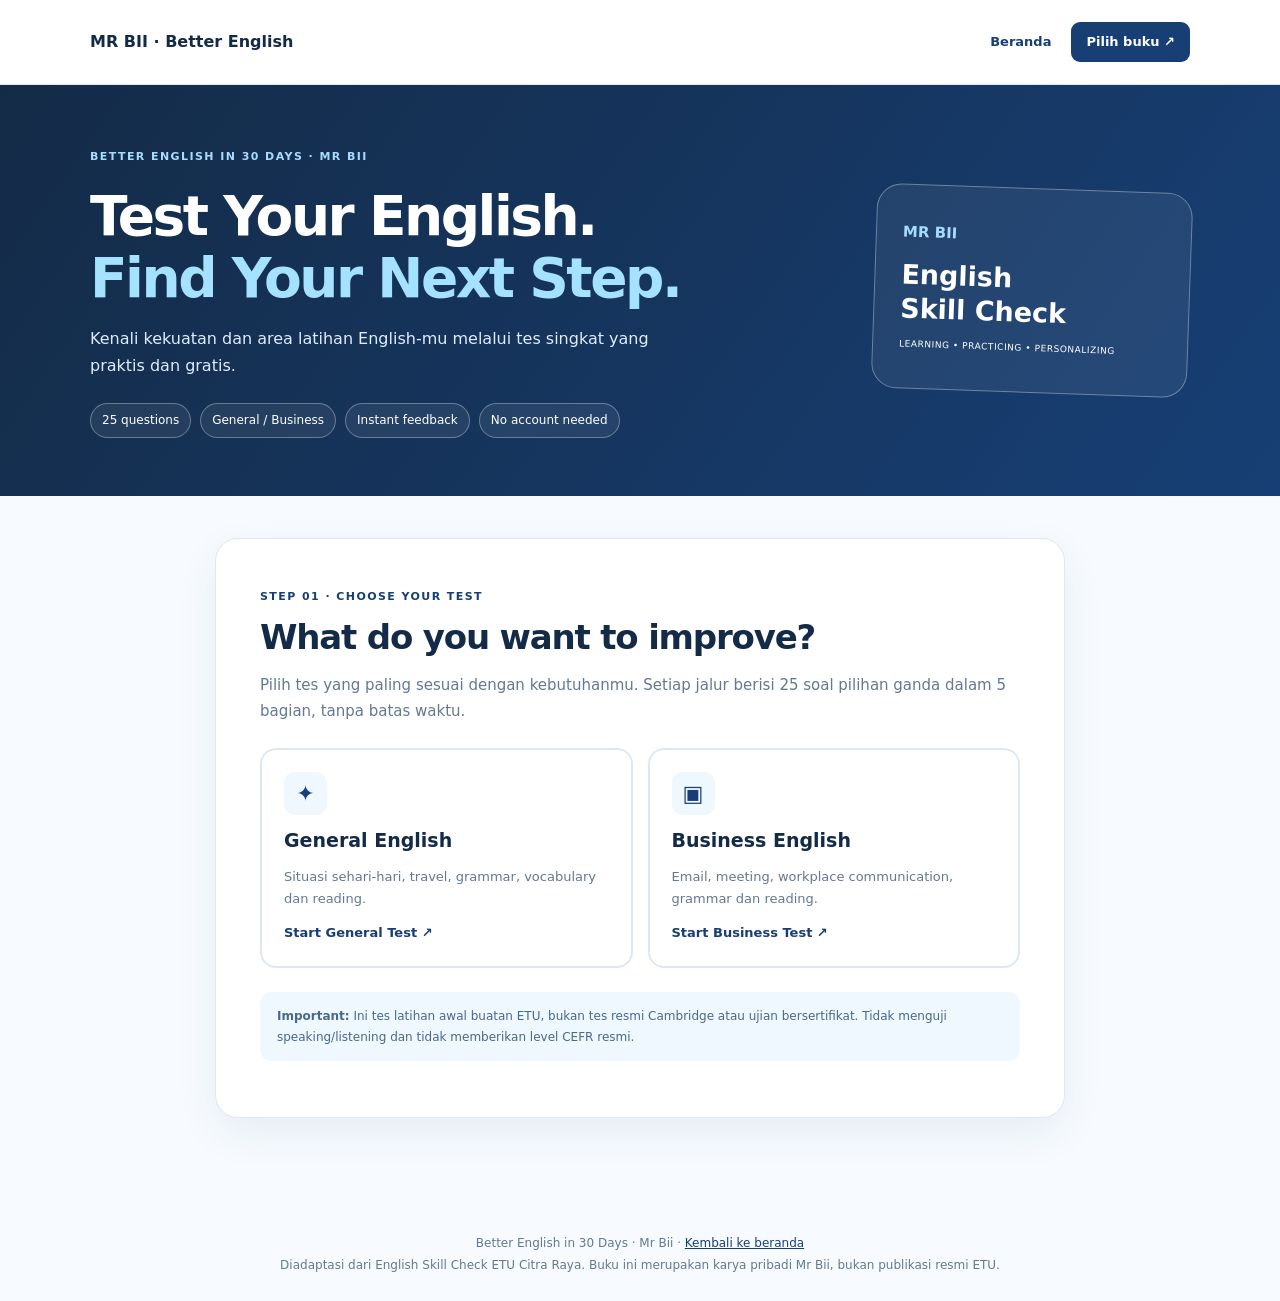
<file: english-test/index.html>
<!doctype html>
<html lang="id"><head><meta charset="utf-8"><meta name="viewport" content="width=device-width,initial-scale=1">
<title>Test Your English | Better English in 30 Days</title>
<meta name="description" content="Tes English gratis untuk dewasa: pilih General atau Business English, jawab 25 soal dan lihat rekomendasi belajar langsung.">
<meta name="theme-color" content="#075bb9">
<link rel="stylesheet" href="test.css"><script src="test.js" defer></script></head>
<body><a class="skip" href="#content">Lewati navigasi</a>
<header><nav class="wrap nav" aria-label="Navigasi utama"><a class="brand" href="../index.html">MR BII · Better English</a><div class="navlinks"><a href="../index.html">Beranda</a><a href="../index.html#pesan">Pilih buku ↗</a></div></nav></header>
<section class="hero"><div class="wrap hero-inner"><div><span class="eyebrow">BETTER ENGLISH IN 30 DAYS · MR BII</span><h1>Test Your English.<br><em>Find Your Next Step.</em></h1><p>Kenali kekuatan dan area latihan English-mu melalui tes singkat yang praktis dan gratis.</p><div class="hero-chips"><span>25 questions</span><span>General / Business</span><span>Instant feedback</span><span>No account needed</span></div></div><div class="hero-accent" aria-hidden="true"><span>MR BII</span><strong>English<br>Skill Check</strong><small>LEARNING • PRACTICING • PERSONALIZING</small></div></div></section>
<noscript><p class="wrap">Aktifkan JavaScript untuk mengerjakan tes ini. <a href="../index.html">Kembali ke beranda</a>.</p></noscript><main id="content" class="wrap main">
<section class="panel" id="choose" aria-labelledby="chooseTitle"><span class="kicker">STEP 01 · CHOOSE YOUR TEST</span><h2 id="chooseTitle">What do you want to improve?</h2><p class="lead">Pilih tes yang paling sesuai dengan kebutuhanmu. Setiap jalur berisi 25 soal pilihan ganda dalam 5 bagian, tanpa batas waktu.</p>
<div class="tracks"><button class="track" data-track="general" type="button"><span class="track-icon" aria-hidden="true">✦</span><span class="track-title">General English</span><span class="track-desc">Situasi sehari-hari, travel, grammar, vocabulary dan reading.</span><span class="track-action">Start General Test ↗</span></button>
<button class="track" data-track="business" type="button"><span class="track-icon" aria-hidden="true">▣</span><span class="track-title">Business English</span><span class="track-desc">Email, meeting, workplace communication, grammar dan reading.</span><span class="track-action">Start Business Test ↗</span></button></div>
<p class="note"><strong>Important:</strong> Ini tes latihan awal buatan ETU, bukan tes resmi Cambridge atau ujian bersertifikat. Tidak menguji speaking/listening dan tidak memberikan level CEFR resmi.</p></section>
<section class="panel hidden" id="test" aria-labelledby="questionHeading"><div class="test-top"><div><span class="kicker" id="trackLabel">GENERAL ENGLISH</span><h2 id="questionHeading">English Skill Check</h2></div><button type="button" id="exit" class="text-button">Ganti tes</button></div>
<div class="meta"><span id="pageLabel">PART 1 OF 5</span><span id="answeredCount">0 / 25 ANSWERED</span></div><div class="progress" role="progressbar" aria-label="Progres pertanyaan terjawab" aria-valuemin="0" aria-valuemax="25" aria-valuenow="0" id="progress"><div id="progressFill"></div></div>
<p class="instructions">Pilih satu jawaban terbaik untuk setiap pertanyaan. Semua soal pada bagian ini harus dijawab sebelum melanjutkan.</p><div id="questions"></div>
<p class="error hidden" id="validation" role="alert">Lengkapi seluruh jawaban pada bagian ini untuk melanjutkan.</p>
<div class="buttons"><button class="btn btn-ghost" id="prev" type="button">← Previous</button><button class="btn" id="next" type="button">Next part →</button></div></section>
<section class="panel hidden" id="result" aria-labelledby="resultHeading"><span class="kicker">YOUR ENGLISH SKILL CHECK RESULT</span><h2 id="resultHeading">Your Results</h2><div class="result-header"><div><div class="score" id="score"></div><div class="outof">correct answers out of 25</div></div><div class="result-identity"><span id="resultTrack"></span><strong id="resultBand"></strong></div></div>
<p id="resultText" class="lead"></p><div class="notice">Hasil ini hanya menggambarkan jawaban pada kuis ini; bukan bukti kemampuan bahasa Inggris, bukan hasil CEFR, dan bukan penentuan kelas resmi. Untuk mengukur kemampuan speaking diperlukan asesmen lanjutan.</div>
<h3>Skill snapshot</h3><div id="skillBars" class="skills"></div><h3>Your next learning step</h3><p id="resultAdvice"></p>
<div class="buttons"><a class="btn" id="wa" rel="noopener noreferrer" target="_blank" href="#">Diskusikan hasil dengan Mr Bii ↗</a><a class="btn btn-ghost" href="../index.html#pesan">Lanjut latihan dengan buku</a></div>
<details class="review"><summary>Review my answers & explanations <span id="reviewCount"></span></summary><div id="reviewQuestions"></div></details>
<div class="buttons"><button type="button" id="restart" class="btn btn-ghost">Try Another Test ↻</button></div>
<p class="fine">Tes ini tidak meminta nama atau nomor WhatsApp. Jawaban diproses di browser dan tidak dikirim ke server. Pesan WhatsApp hanya disiapkan ketika kamu memilih menghubungi Mr Bii, dan perlu kamu kirim sendiri.</p>
</section>
</main><footer>Better English in 30 Days · Mr Bii · <a href="../index.html">Kembali ke beranda</a><br>Diadaptasi dari English Skill Check ETU Citra Raya. Buku ini merupakan karya pribadi Mr Bii, bukan publikasi resmi ETU.</footer></body></html>
</file>
<file: english-test/test.css>
:root{--blue:#075bb9;--deep:#092951;--ink:#223c58;--sub:#637990;--border:#dce8f3;--pale:#eff7ff;--good:#177849;--bad:#ad3540}*{box-sizing:border-box}html{scroll-behavior:smooth}body{margin:0;background:#f7fbff;color:var(--ink);font:15px/1.7 system-ui,sans-serif}button,a{font:inherit}button{cursor:pointer}a{color:var(--blue)}.wrap{width:min(1100px,92%);margin:auto}.hidden{display:none!important}.skip{position:absolute;top:-100px;left:8px;background:#fff;padding:10px}.skip:focus{top:10px;z-index:10}header{background:#fff;border-bottom:1px solid var(--border)}.nav{display:flex;align-items:center;justify-content:space-between;min-height:84px;gap:14px}.logo{width:140px;max-height:68px;object-fit:contain}.navlinks{display:flex;gap:20px;align-items:center}.navlinks a{text-decoration:none;font-weight:800;font-size:13px}.navlinks a:last-child{color:#fff;background:var(--blue);padding:9px 15px;border-radius:9px}.hero{background:linear-gradient(125deg,#071d3e,#075bb9 82%);color:#fff;padding:58px 0}.hero-inner{display:grid;grid-template-columns:1.4fr .6fr;gap:48px;align-items:center}.eyebrow,.kicker{font-size:11px;letter-spacing:.13em;font-weight:800}.eyebrow{color:#a7dcff}.kicker{color:var(--blue)}h1{font-size:clamp(32px,4.5vw,55px);line-height:1.13;letter-spacing:-.045em;margin:16px 0}h1 em{font-style:normal;color:#a5e2ff}.hero p{font-size:16px;color:#e0edff;max-width:600px}.hero-chips{display:flex;flex-wrap:wrap;gap:9px;margin-top:24px}.hero-chips span{border:1px solid #ffffff50;border-radius:100px;padding:6px 11px;font-size:12px;background:#ffffff12}.hero-accent{border:1px solid #ffffff55;border-radius:25px;background:#ffffff10;padding:26px;transform:rotate(2deg);min-height:205px;display:flex;flex-direction:column;justify-content:center}.hero-accent span{font-weight:800;color:#a7dcff}.hero-accent strong{font-size:27px;line-height:1.25;margin:12px 0}.hero-accent small{font-size:9px;letter-spacing:.06em}.main{padding:42px 0 90px}.panel{max-width:850px;margin:auto;background:#fff;border:1px solid var(--border);padding:clamp(20px,4vw,44px);border-radius:23px;box-shadow:0 15px 42px #12365b13}h2{font-size:clamp(26px,3vw,34px);letter-spacing:-.035em;color:var(--deep);line-height:1.24;margin:8px 0 15px}.lead{font-size:15px;color:var(--sub);margin:0 0 24px}.tracks{display:grid;grid-template-columns:1fr 1fr;gap:15px}.track{border:2px solid var(--border);text-align:left;background:white;border-radius:16px;min-height:220px;padding:22px;display:flex;flex-direction:column;gap:9px;align-items:start;transition:background .15s,border-color .15s}.track:hover,.track:focus-visible{background:var(--pale);border-color:var(--blue)}.track-icon{background:var(--pale);color:var(--blue);font-size:22px;width:43px;height:43px;border-radius:11px;display:grid;place-items:center}.track-title{font-size:19px;font-weight:800;color:var(--deep)}.track-desc{font-size:13px;flex:1;color:var(--sub)}.track-action{font-size:13px;font-weight:800;color:var(--blue)}.note,.notice{font-size:12px;background:var(--pale);border-radius:12px;padding:14px 17px;color:#486988;margin-top:24px}.test-top,.meta,.buttons{display:flex;justify-content:space-between;align-items:center;gap:12px}.text-button{border:0;background:none;color:var(--blue);font-weight:800}.meta{font-size:12px;color:var(--sub);font-weight:800;margin-top:22px}.progress{background:#e4eff9;border-radius:30px;height:9px;overflow:hidden;margin:9px 0 25px}.progress div{height:100%;width:0;background:var(--blue);transition:width .2s}.instructions{color:var(--sub);font-size:13px}.question{padding:22px 0;border-bottom:1px solid var(--border)}.question h3{font-size:17px;color:var(--deep);margin:6px 0 15px;line-height:1.5}.question-index{font-weight:800;font-size:12px;color:var(--blue)}.options{display:grid;gap:8px}.option{display:flex;align-items:start;gap:10px;border:1px solid var(--border);border-radius:10px;padding:11px 13px;cursor:pointer;font-size:14px}.option:hover,.option:has(input:checked){background:var(--pale);border-color:var(--blue)}.option input{margin-top:5px;accent-color:var(--blue)}.buttons{justify-content:flex-end;flex-wrap:wrap;margin-top:25px}.btn{background:var(--blue);border:1px solid var(--blue);color:#fff;border-radius:11px;padding:12px 19px;font-weight:800;min-height:46px;text-decoration:none;display:inline-flex;align-items:center;justify-content:center}.btn:hover{filter:brightness(.92)}.btn:disabled{cursor:not-allowed;opacity:.5}.btn-ghost{background:#fff;color:var(--blue)}.error{background:#fff3f0;color:var(--bad);padding:12px;border-radius:9px;font-size:13px;font-weight:700}.result-header{display:flex;align-items:center;justify-content:space-between;gap:20px;background:var(--pale);padding:22px;border-radius:17px;margin:20px 0}.score{font-size:53px;color:var(--blue);font-weight:800;line-height:1}.outof{font-size:12px;color:var(--sub)}.result-identity{display:flex;flex-direction:column;gap:7px}.result-identity span{font-size:12px;color:var(--sub)}.result-identity strong{font-size:19px;color:var(--deep)}.skills{display:grid;gap:12px}.skill-heading{display:flex;justify-content:space-between;gap:16px;font-size:13px;font-weight:700}.skill-meter{height:9px;border-radius:20px;background:#e3eef8;overflow:hidden}.skill-meter div{height:100%;background:var(--blue)}h3{margin:26px 0 14px;color:var(--deep)}.review{border-top:1px solid var(--border);margin-top:30px;padding-top:22px}.review summary{font-weight:800;color:var(--blue);cursor:pointer}.review-item{padding:16px 0;border-bottom:1px solid var(--border);font-size:13px}.correct{color:var(--good)}.incorrect{color:var(--bad)}.fine{font-size:12px;color:var(--sub);margin-top:24px}footer{text-align:center;padding:28px 15px;color:var(--sub);font-size:12px}@media(max-width:700px){.hero-inner,.tracks{grid-template-columns:1fr}.hero-accent{display:none}.hero{padding:40px 0}.nav{min-height:72px}.logo{width:115px}.navlinks{gap:10px}.navlinks a{font-size:11px}.navlinks a:last-child{padding:8px}.panel{border-radius:16px}.test-top{align-items:start}.result-header{align-items:start;flex-direction:column}.buttons .btn{width:100%}}
:root{--blue:#173f75;--deep:#142b47}.brand{font-weight:800;text-decoration:none;color:var(--deep);font-size:16px}.hero{background:linear-gradient(125deg,#142b47,#173f75)}footer{padding:25px 4%;line-height:1.8}@media(max-width:480px){.nav{flex-wrap:wrap;padding:14px 0;gap:10px;min-height:auto}.navlinks{gap:16px}.brand{font-size:15px}}
</file>
